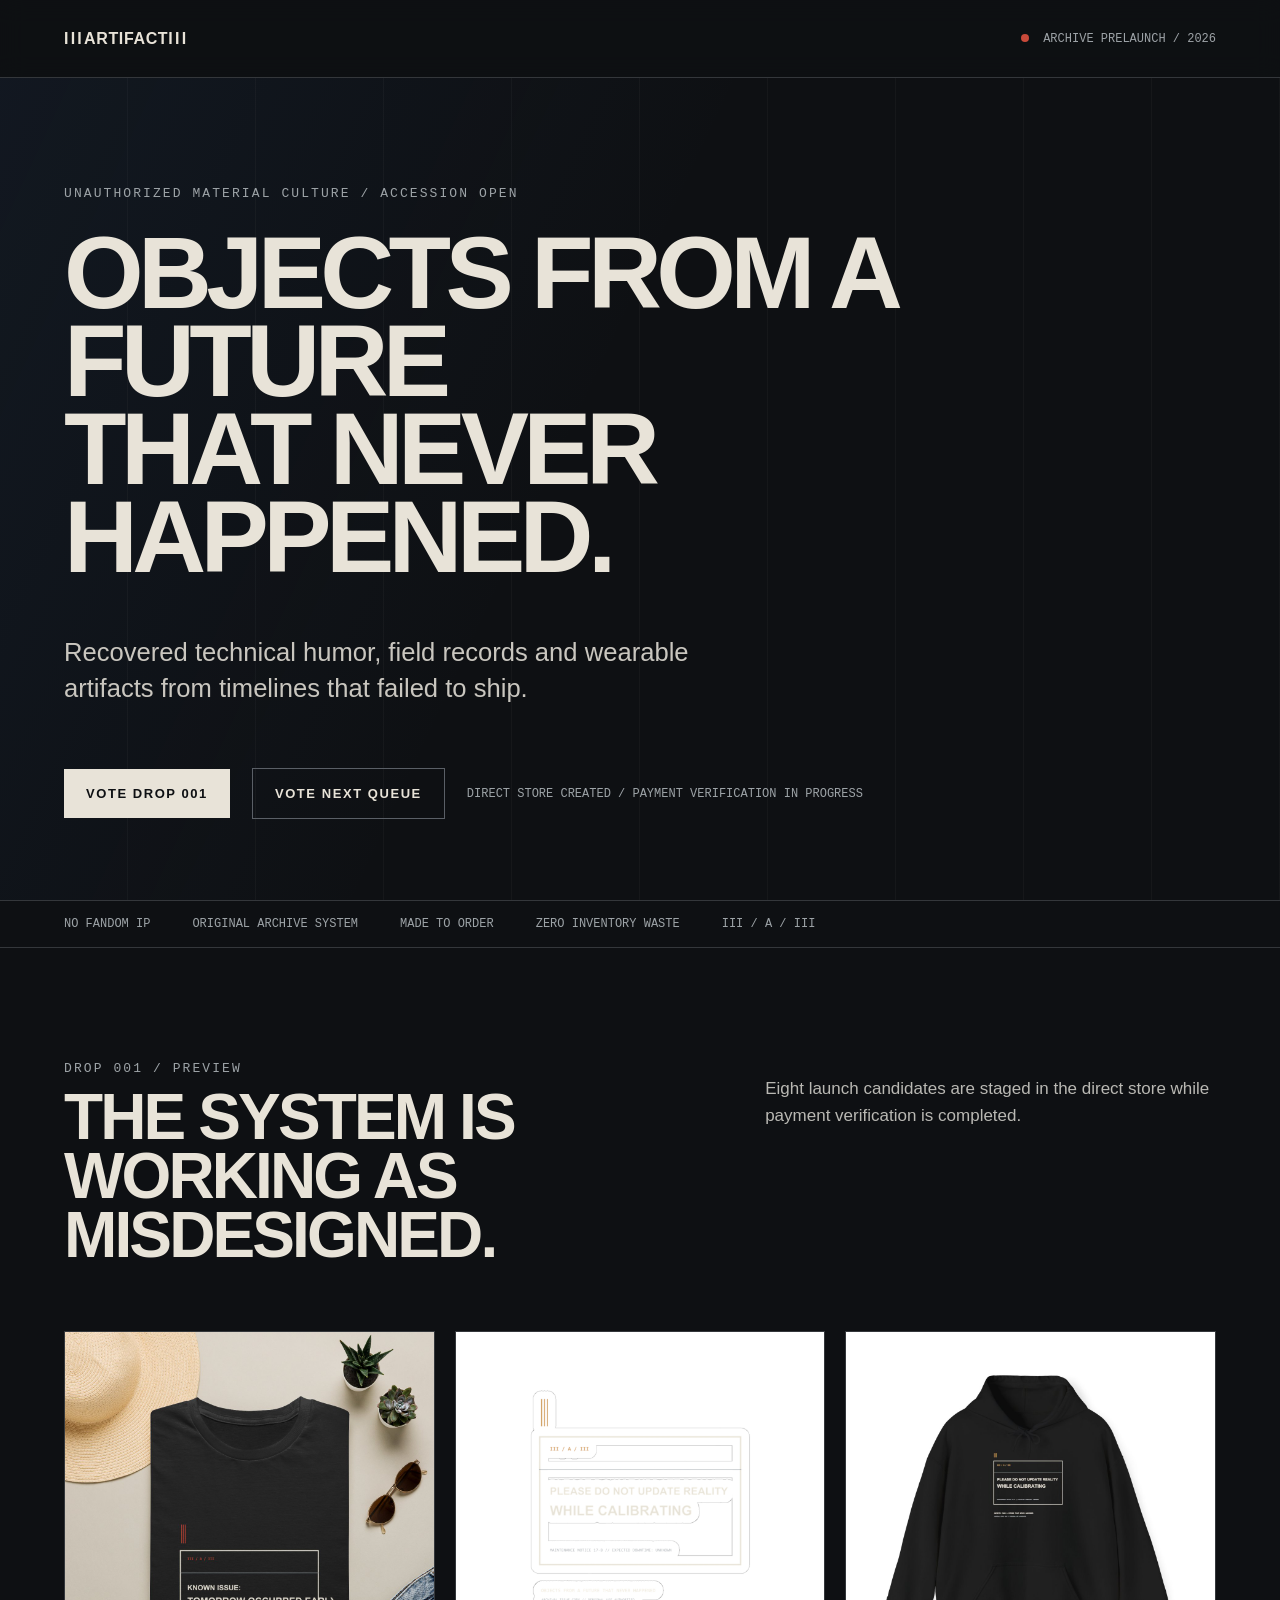
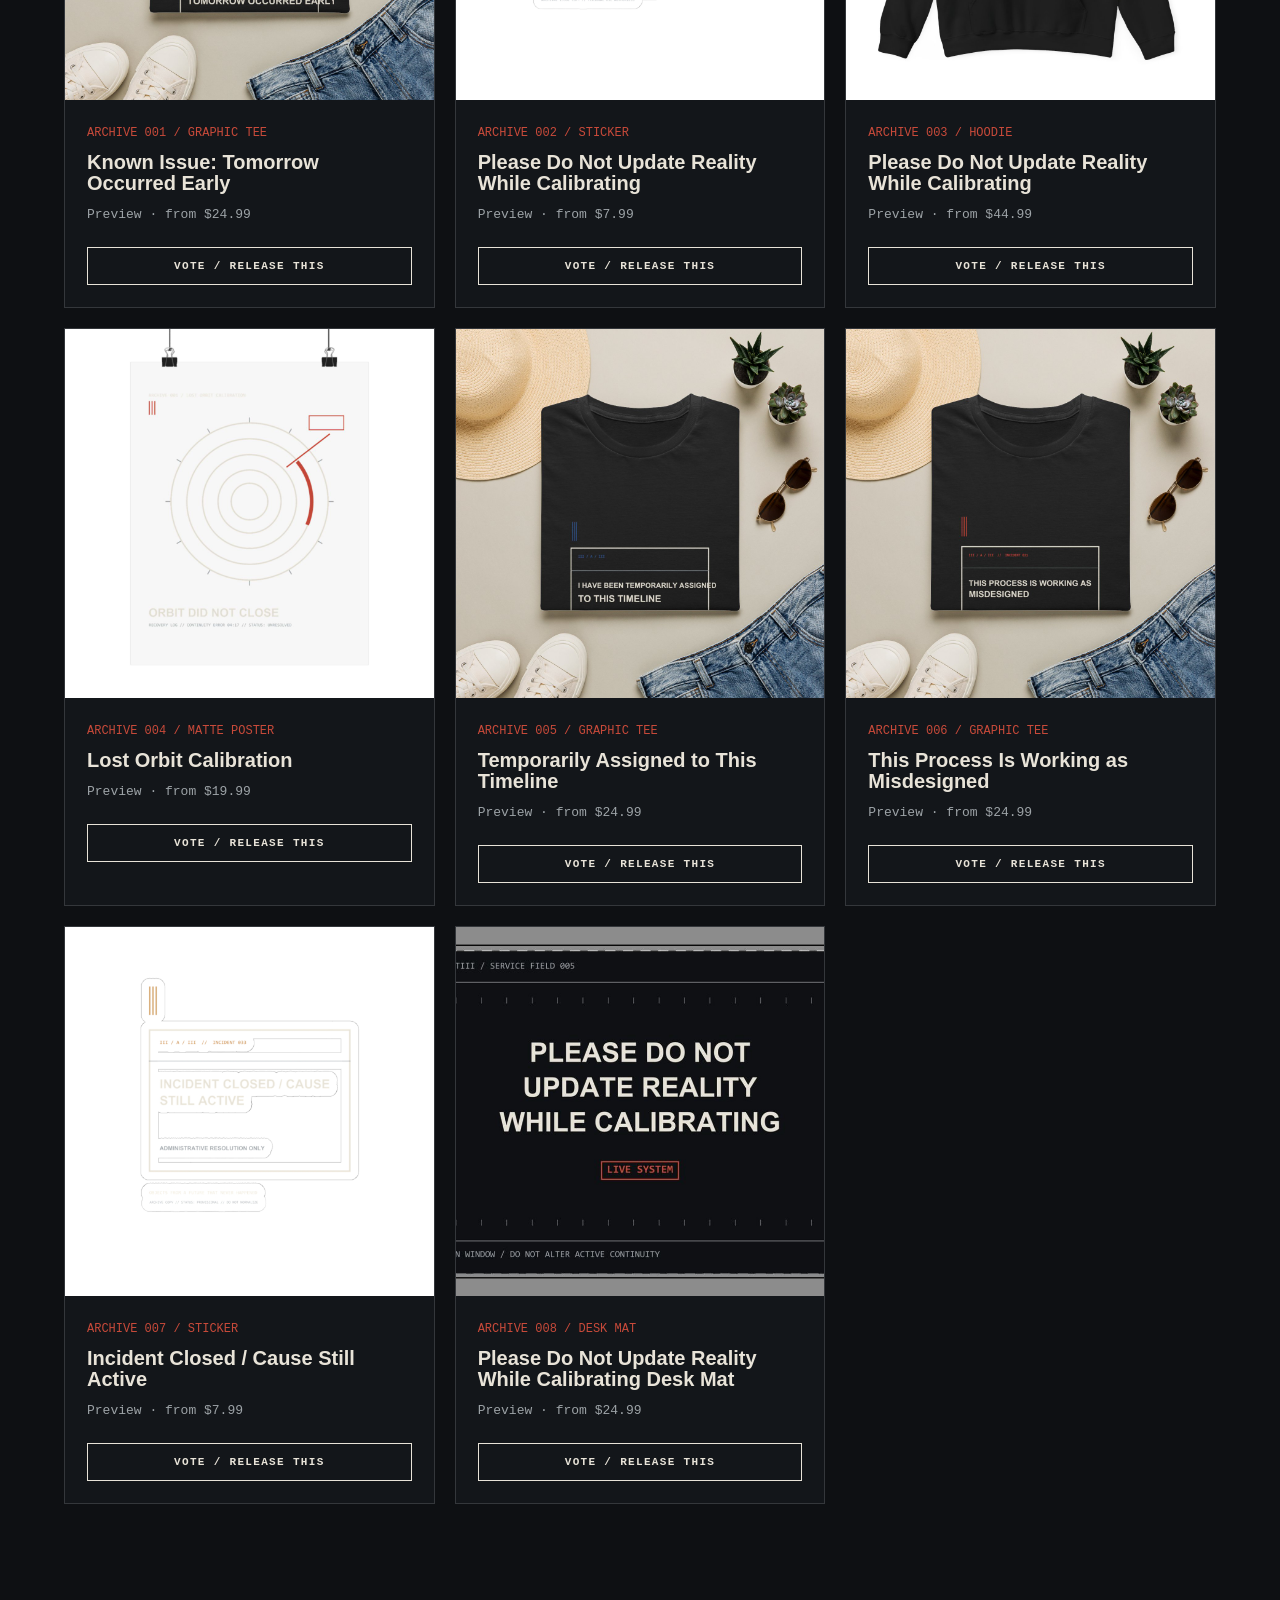
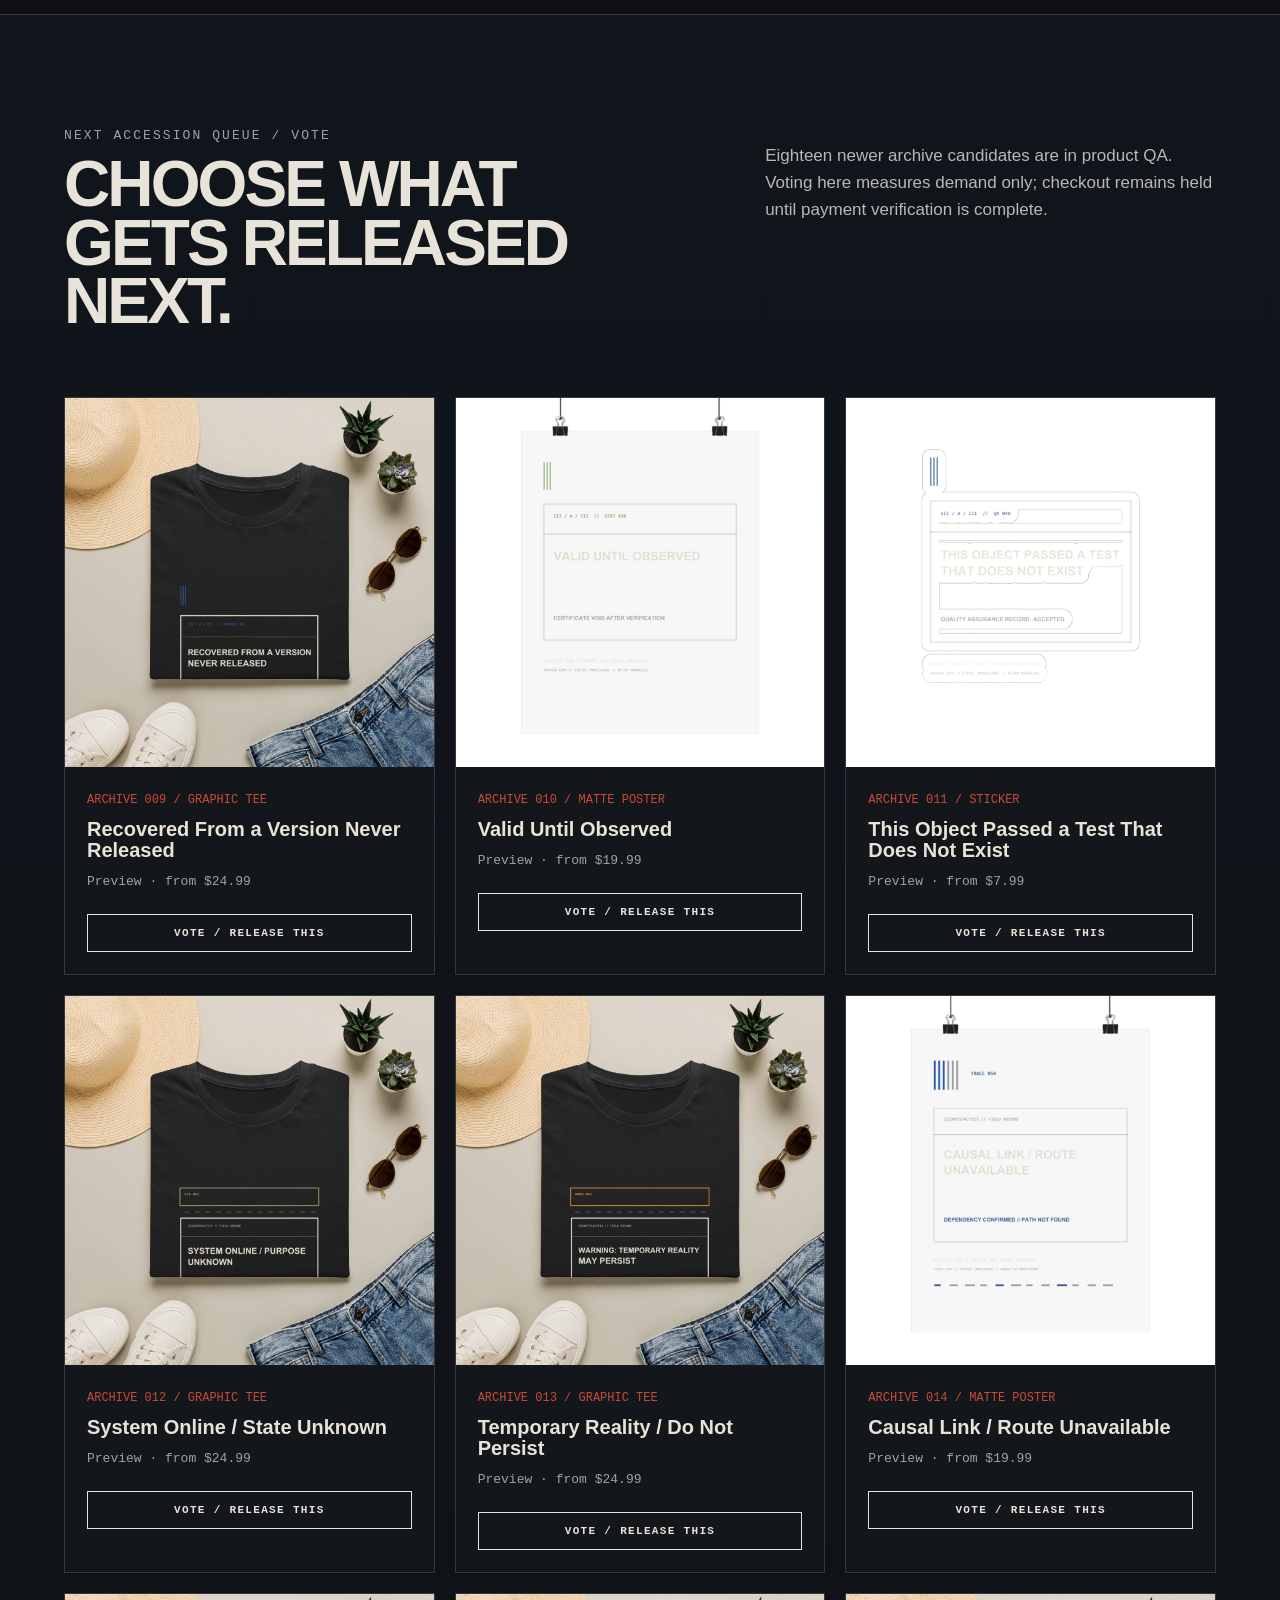
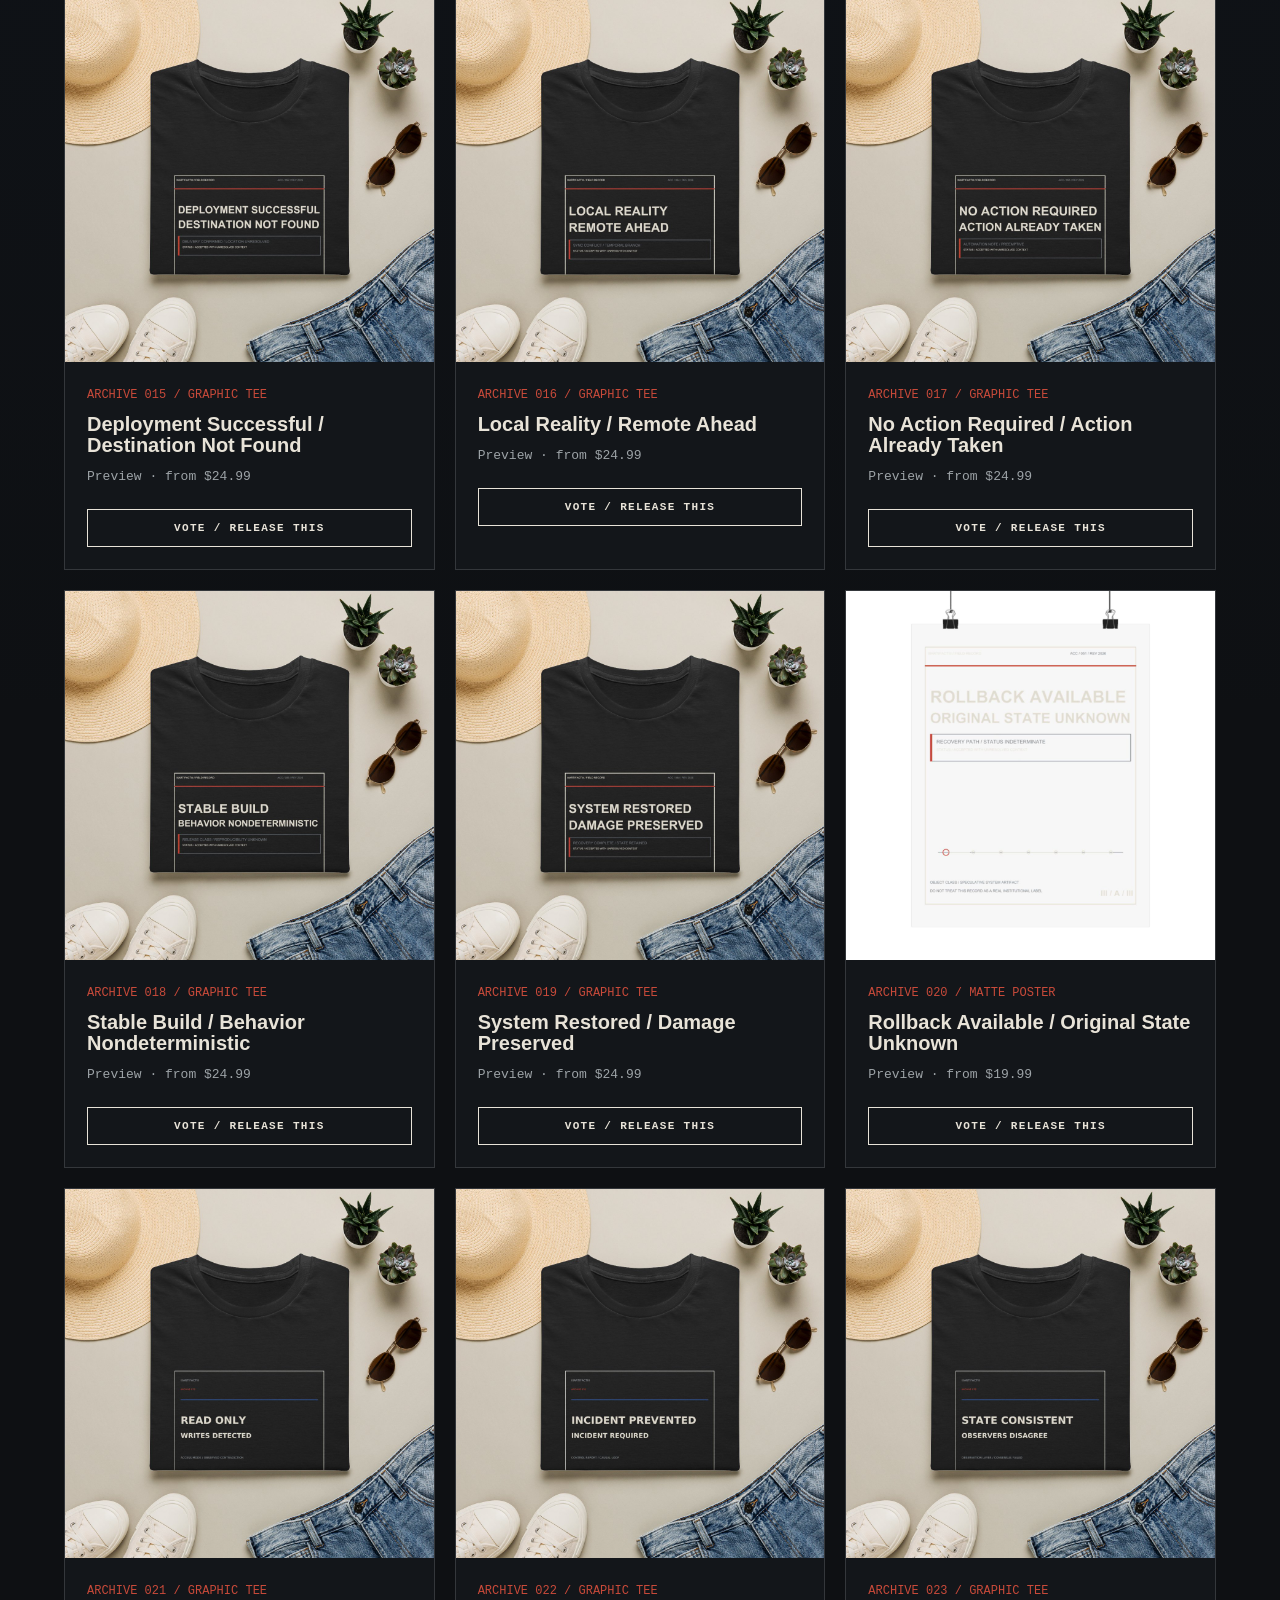
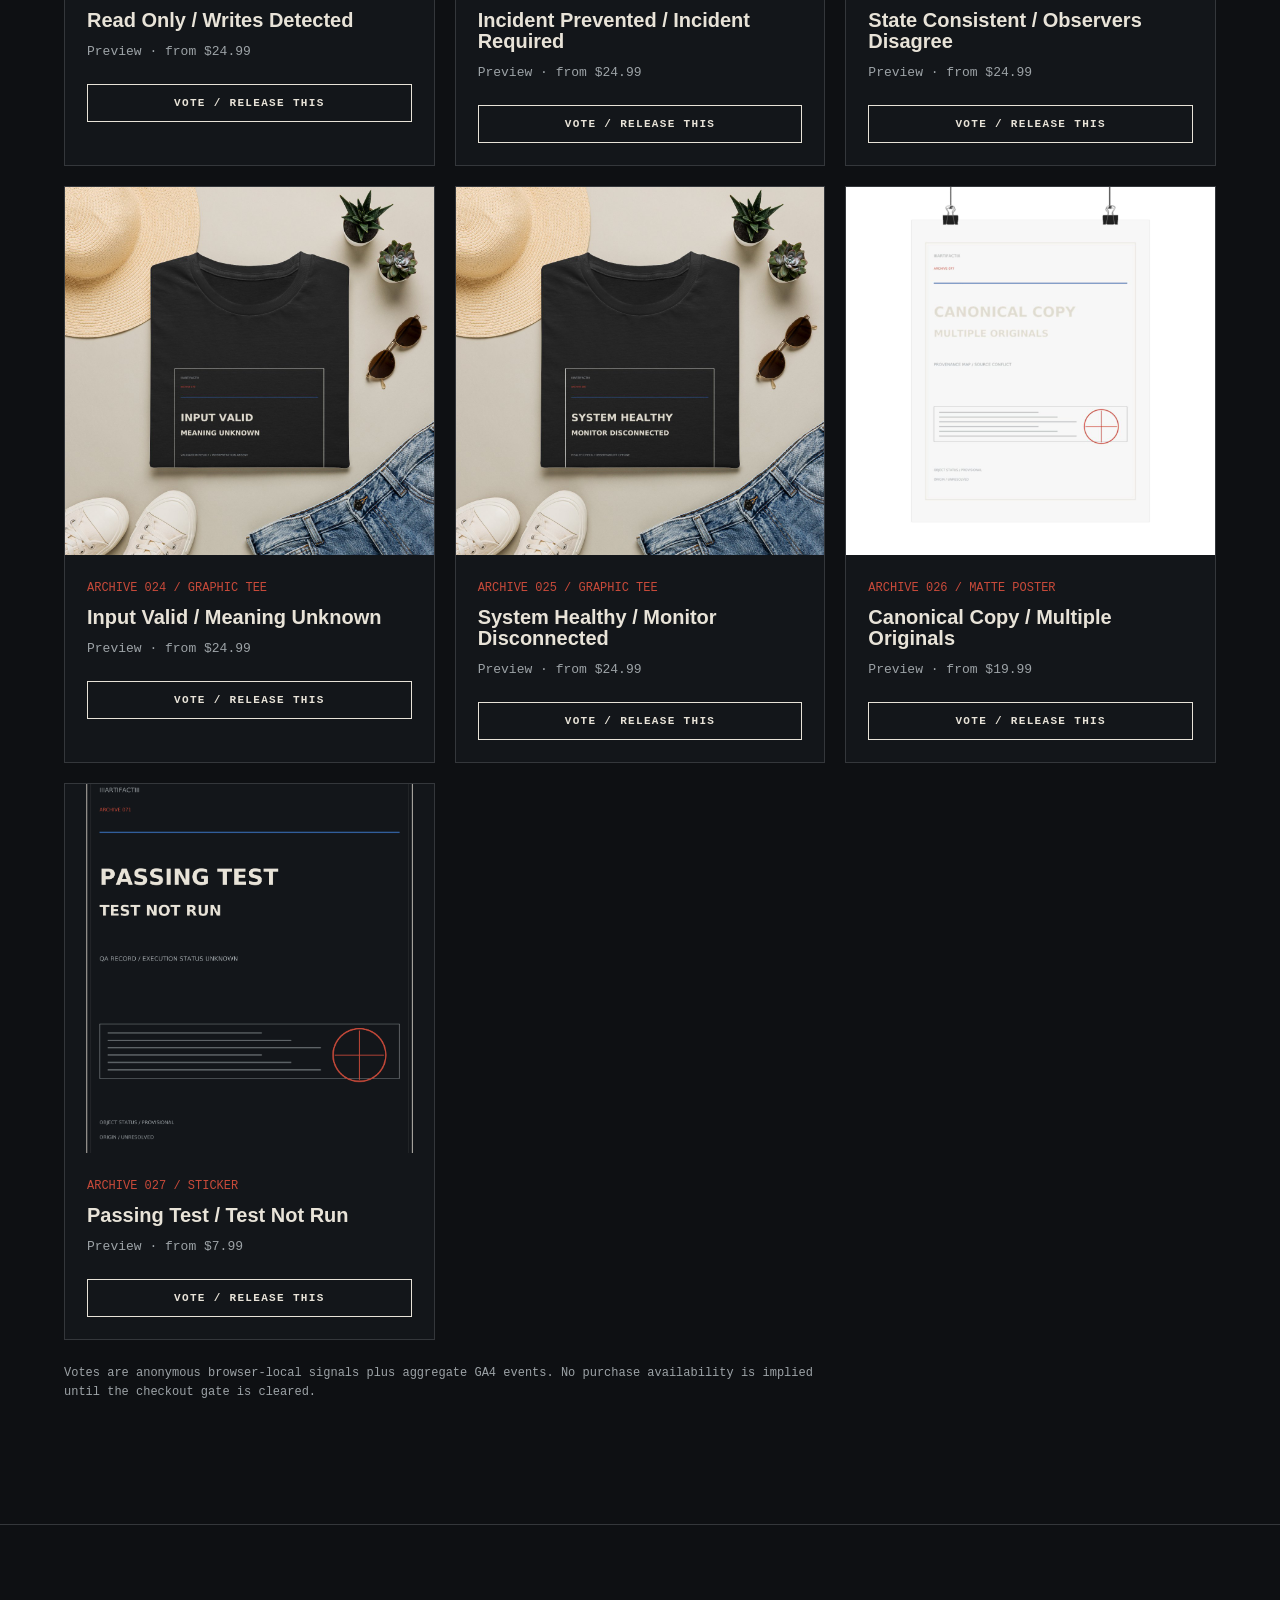
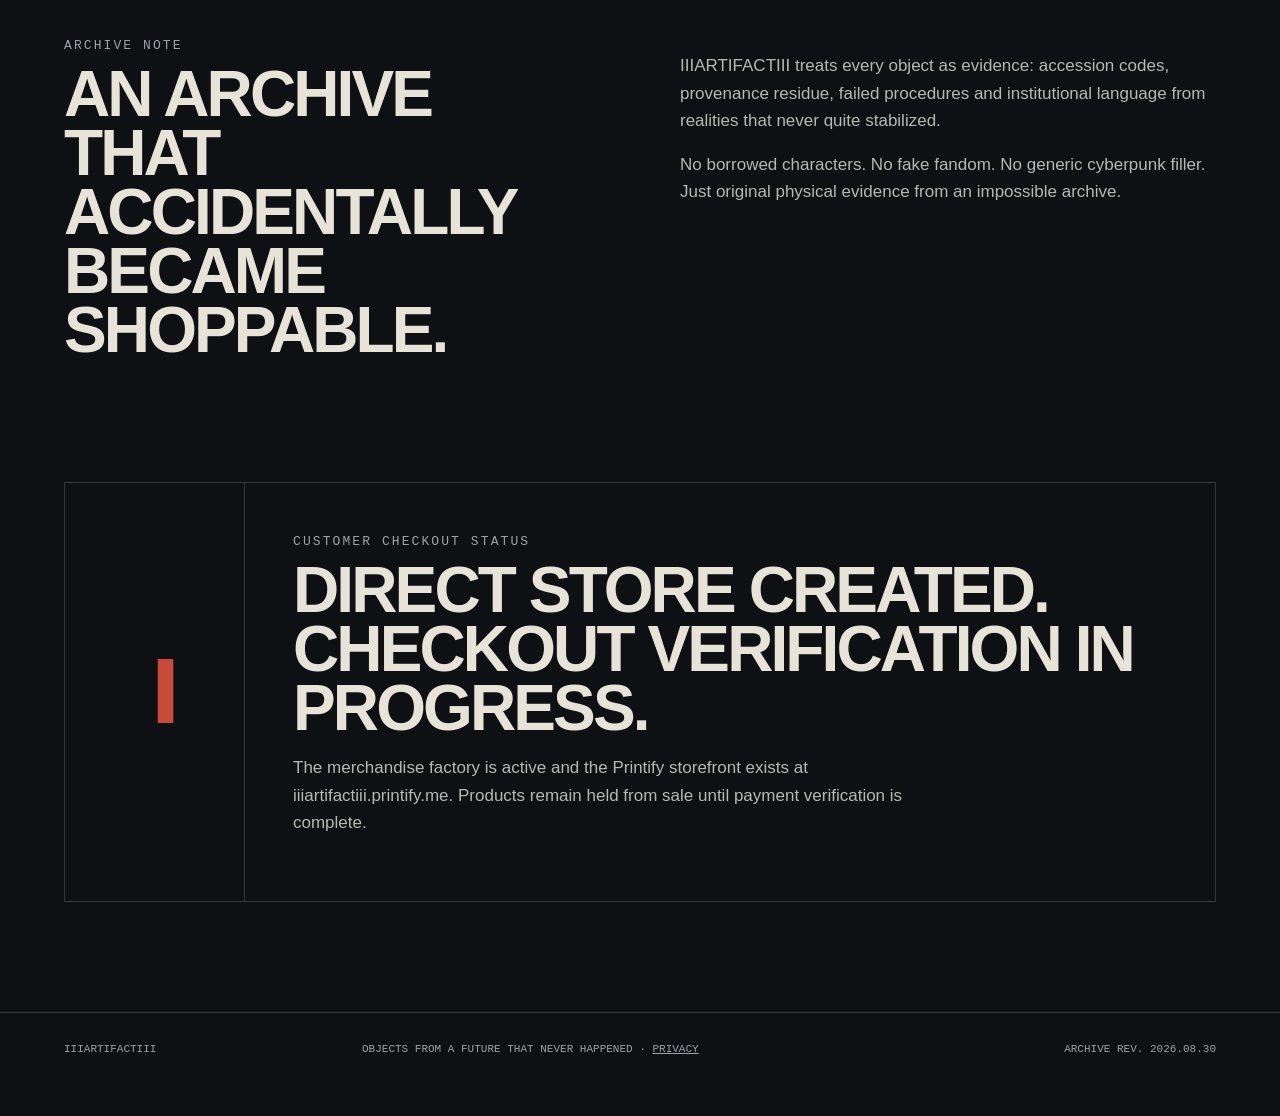
<file: index.html>
<!doctype html><html lang="en"><head><meta charset="utf-8"><meta name="viewport" content="width=device-width,initial-scale=1"><title>IIIARTIFACTIII — Objects From a Future That Never Happened</title><meta name="description" content="Shop-preview original speculative archive graphic tees, stickers, posters, hoodies and desk mats from IIIARTIFACTIII — objects from a future that never happened."><meta name="robots" content="index,follow"><link rel="canonical" href="https://b11-health.github.io/iiiartifactiii/"><meta property="og:type" content="website"><meta property="og:url" content="https://b11-health.github.io/iiiartifactiii/"><meta property="og:title" content="IIIARTIFACTIII — Objects From a Future That Never Happened"><meta property="og:description" content="Original speculative-archive apparel, prints, stickers, hoodies and desk objects from timelines that never happened."><meta property="og:image" content="https://b11-health.github.io/iiiartifactiii/assets/01_feed_card.jpg"><meta property="og:image:alt" content="IIIARTIFACTIII archive preview"><meta name="twitter:card" content="summary_large_image"><meta name="twitter:title" content="IIIARTIFACTIII — Objects From a Future That Never Happened"><meta name="twitter:description" content="Original speculative-archive apparel, prints, stickers, hoodies and desk objects from timelines that never happened."><meta name="twitter:image" content="https://b11-health.github.io/iiiartifactiii/assets/01_feed_card.jpg"><link rel="stylesheet" href="style.css"><script type="application/ld+json">{"@context":"https://schema.org","@type":"Brand","name":"IIIARTIFACTIII","url":"https://b11-health.github.io/iiiartifactiii/","slogan":"Objects From a Future That Never Happened","description":"Original speculative-archive apparel, prints and objects."}</script><script>window['ga-disable-G-Q0MK6SDYDL']=localStorage.getItem('iii_ga_optout')==='1'||navigator.globalPrivacyControl===true||navigator.doNotTrack==='1';</script><script async src="https://www.googletagmanager.com/gtag/js?id=G-Q0MK6SDYDL"></script><script>window.dataLayer=window.dataLayer||[];function gtag(){dataLayer.push(arguments);}gtag('js',new Date());gtag('set','linker',{domains:['iiiartifactiii.printify.me']});gtag('config','G-Q0MK6SDYDL',{send_page_view:true});</script></head><body><header><div class="mark">III<span>ARTIFACT</span>III</div><div class="status"><i></i> ARCHIVE PRELAUNCH / 2026</div></header><main><section class="hero"><div class="eyebrow">UNAUTHORIZED MATERIAL CULTURE / ACCESSION OPEN</div><h1>OBJECTS FROM A FUTURE<br>THAT NEVER HAPPENED.</h1><p>Recovered technical humor, field records and wearable artifacts from timelines that failed to ship.</p><div class="actions"><a href="#drop" class="primary">VOTE DROP 001</a><a href="#queue" class="primary secondary-action">VOTE NEXT QUEUE</a><span class="secondary">DIRECT STORE CREATED / PAYMENT VERIFICATION IN PROGRESS</span></div></section><section class="ticker"><span>NO FANDOM IP</span><span>ORIGINAL ARCHIVE SYSTEM</span><span>MADE TO ORDER</span><span>ZERO INVENTORY WASTE</span><span>III / A / III</span></section><section id="drop" class="drop"><div class="sectionhead"><div><small>DROP 001 / PREVIEW</small><h2>THE SYSTEM IS<br>WORKING AS MISDESIGNED.</h2></div><p>Eight launch candidates are staged in the direct store while payment verification is completed.</p></div><div class="grid"><article><img src="assets/products/01_6a946727b0cd8e5633069a2d.jpg" alt="Known Issue: Tomorrow Occurred Early — Funny Glitch Tee"><div><b>ARCHIVE 001 / GRAPHIC TEE</b><h3>Known Issue: Tomorrow Occurred Early</h3><p>Preview · from $24.99</p><button class="vote" type="button" data-item="Known Issue: Tomorrow Occurred Early" data-archive="ARCHIVE 001">VOTE / RELEASE THIS</button></div></article><article><img src="assets/products/02_6a94675f91504519f70db988.jpg" alt="Please Do Not Update Reality While Calibrating — Tech Sticker"><div><b>ARCHIVE 002 / STICKER</b><h3>Please Do Not Update Reality While Calibrating</h3><p>Preview · from $7.99</p><button class="vote" type="button" data-item="Please Do Not Update Reality While Calibrating" data-archive="ARCHIVE 002">VOTE / RELEASE THIS</button></div></article><article><img src="assets/products/03_6a9467632f60e53bc8008ddf.jpg" alt="Please Do Not Update Reality While Calibrating — Tech Hoodie"><div><b>ARCHIVE 003 / HOODIE</b><h3>Please Do Not Update Reality While Calibrating</h3><p>Preview · from $44.99</p><button class="vote" type="button" data-item="Please Do Not Update Reality While Calibrating" data-archive="ARCHIVE 003">VOTE / RELEASE THIS</button></div></article><article><img src="assets/products/04_6a94676691504519f70db98e.jpg" alt="Lost Orbit Calibration — Future Archive Matte Poster"><div><b>ARCHIVE 004 / MATTE POSTER</b><h3>Lost Orbit Calibration</h3><p>Preview · from $19.99</p><button class="vote" type="button" data-item="Lost Orbit Calibration" data-archive="ARCHIVE 004">VOTE / RELEASE THIS</button></div></article><article><img src="assets/products/05_6a94676a2f60e53bc8008de6.jpg" alt="Temporarily Assigned to This Timeline — Dry Humor Graphic Tee"><div><b>ARCHIVE 005 / GRAPHIC TEE</b><h3>Temporarily Assigned to This Timeline</h3><p>Preview · from $24.99</p><button class="vote" type="button" data-item="Temporarily Assigned to This Timeline" data-archive="ARCHIVE 005">VOTE / RELEASE THIS</button></div></article><article><img src="assets/products/06_6a94676f92613ca4f90fb647.jpg" alt="This Process Is Working as Misdesigned — Tech Humor Graphic Tee"><div><b>ARCHIVE 006 / GRAPHIC TEE</b><h3>This Process Is Working as Misdesigned</h3><p>Preview · from $24.99</p><button class="vote" type="button" data-item="This Process Is Working as Misdesigned" data-archive="ARCHIVE 006">VOTE / RELEASE THIS</button></div></article><article><img src="assets/products/07_6a9467732f60e53bc8008df6.jpg" alt="Incident Closed / Cause Still Active — Tech Humor Sticker"><div><b>ARCHIVE 007 / STICKER</b><h3>Incident Closed / Cause Still Active</h3><p>Preview · from $7.99</p><button class="vote" type="button" data-item="Incident Closed / Cause Still Active" data-archive="ARCHIVE 007">VOTE / RELEASE THIS</button></div></article><article><img src="assets/products/08_6a946776020d92c02e040b31.jpg" alt="Please Do Not Update Reality While Calibrating Desk Mat | Tech Humor Desk Pad"><div><b>ARCHIVE 008 / DESK MAT</b><h3>Please Do Not Update Reality While Calibrating Desk Mat</h3><p>Preview · from $24.99</p><button class="vote" type="button" data-item="Please Do Not Update Reality While Calibrating Desk Mat" data-archive="ARCHIVE 008">VOTE / RELEASE THIS</button></div></article></div></section><section id="queue" class="drop queue"><div class="sectionhead"><div><small>NEXT ACCESSION QUEUE / VOTE</small><h2>CHOOSE WHAT<br>GETS RELEASED NEXT.</h2></div><p>Eighteen newer archive candidates are in product QA. Voting here measures demand only; checkout remains held until payment verification is complete.</p></div><div class="grid"><article><img src="assets/products/009_6a947edeedbb57ccf007d054_mockup.jpg" alt="Recovered From a Version Never Released"><div><b>ARCHIVE 009 / GRAPHIC TEE</b><h3>Recovered From a Version Never Released</h3><p>Preview · from $24.99</p><button class="vote" type="button" data-item="Recovered From a Version Never Released" data-archive="ARCHIVE 009">VOTE / RELEASE THIS</button></div></article><article><img src="assets/products/010_6a947f3423312aa9b00a4362_mockup.jpg" alt="Valid Until Observed"><div><b>ARCHIVE 010 / MATTE POSTER</b><h3>Valid Until Observed</h3><p>Preview · from $19.99</p><button class="vote" type="button" data-item="Valid Until Observed" data-archive="ARCHIVE 010">VOTE / RELEASE THIS</button></div></article><article><img src="assets/products/011_6a947ed068fc2dc4490d26d0_mockup.jpg" alt="This Object Passed a Test That Does Not Exist"><div><b>ARCHIVE 011 / STICKER</b><h3>This Object Passed a Test That Does Not Exist</h3><p>Preview · from $7.99</p><button class="vote" type="button" data-item="This Object Passed a Test That Does Not Exist" data-archive="ARCHIVE 011">VOTE / RELEASE THIS</button></div></article><article><img src="assets/products/012_6a94801823312aa9b00a442d_mockup.jpg" alt="System Online / State Unknown"><div><b>ARCHIVE 012 / GRAPHIC TEE</b><h3>System Online / State Unknown</h3><p>Preview · from $24.99</p><button class="vote" type="button" data-item="System Online / State Unknown" data-archive="ARCHIVE 012">VOTE / RELEASE THIS</button></div></article><article><img src="assets/products/013_6a948026b0cd8e563306b702_mockup.jpg" alt="Temporary Reality / Do Not Persist"><div><b>ARCHIVE 013 / GRAPHIC TEE</b><h3>Temporary Reality / Do Not Persist</h3><p>Preview · from $24.99</p><button class="vote" type="button" data-item="Temporary Reality / Do Not Persist" data-archive="ARCHIVE 013">VOTE / RELEASE THIS</button></div></article><article><img src="assets/products/014_6a94808aedbb57ccf007d1bd_mockup.jpg" alt="Causal Link / Route Unavailable"><div><b>ARCHIVE 014 / MATTE POSTER</b><h3>Causal Link / Route Unavailable</h3><p>Preview · from $19.99</p><button class="vote" type="button" data-item="Causal Link / Route Unavailable" data-archive="ARCHIVE 014">VOTE / RELEASE THIS</button></div></article><article><img src="assets/products/015_6a94e58c8c1b0debdc005227.jpg" alt="Deployment Successful / Destination Not Found"><div><b>ARCHIVE 015 / GRAPHIC TEE</b><h3>Deployment Successful / Destination Not Found</h3><p>Preview · from $24.99</p><button class="vote" type="button" data-item="Deployment Successful / Destination Not Found" data-archive="ARCHIVE 015">VOTE / RELEASE THIS</button></div></article><article><img src="assets/products/016_6a94e5a06d76e96ede0f3a13.jpg" alt="Local Reality / Remote Ahead"><div><b>ARCHIVE 016 / GRAPHIC TEE</b><h3>Local Reality / Remote Ahead</h3><p>Preview · from $24.99</p><button class="vote" type="button" data-item="Local Reality / Remote Ahead" data-archive="ARCHIVE 016">VOTE / RELEASE THIS</button></div></article><article><img src="assets/products/017_6a94e5b6e515a1eb3707f5b6.jpg" alt="No Action Required / Action Already Taken"><div><b>ARCHIVE 017 / GRAPHIC TEE</b><h3>No Action Required / Action Already Taken</h3><p>Preview · from $24.99</p><button class="vote" type="button" data-item="No Action Required / Action Already Taken" data-archive="ARCHIVE 017">VOTE / RELEASE THIS</button></div></article><article><img src="assets/products/018_6a94e5c76d76e96ede0f3a2a.jpg" alt="Stable Build / Behavior Nondeterministic"><div><b>ARCHIVE 018 / GRAPHIC TEE</b><h3>Stable Build / Behavior Nondeterministic</h3><p>Preview · from $24.99</p><button class="vote" type="button" data-item="Stable Build / Behavior Nondeterministic" data-archive="ARCHIVE 018">VOTE / RELEASE THIS</button></div></article><article><img src="assets/products/019_6a94e5d86d76e96ede0f3a4e.jpg" alt="System Restored / Damage Preserved"><div><b>ARCHIVE 019 / GRAPHIC TEE</b><h3>System Restored / Damage Preserved</h3><p>Preview · from $24.99</p><button class="vote" type="button" data-item="System Restored / Damage Preserved" data-archive="ARCHIVE 019">VOTE / RELEASE THIS</button></div></article><article><img src="assets/products/020_6a94e5f18c1b0debdc0052dd.jpg" alt="Rollback Available / Original State Unknown"><div><b>ARCHIVE 020 / MATTE POSTER</b><h3>Rollback Available / Original State Unknown</h3><p>Preview · from $19.99</p><button class="vote" type="button" data-item="Rollback Available / Original State Unknown" data-archive="ARCHIVE 020">VOTE / RELEASE THIS</button></div></article><article><img src="assets/products/021_6a95a6f7d17c027ad604099e.jpg" alt="Read Only / Writes Detected"><div><b>ARCHIVE 021 / GRAPHIC TEE</b><h3>Read Only / Writes Detected</h3><p>Preview · from $24.99</p><button class="vote" type="button" data-item="Read Only / Writes Detected" data-archive="ARCHIVE 021">VOTE / RELEASE THIS</button></div></article><article><img src="assets/products/022_6a95a70778fb79747c08b4af.jpg" alt="Incident Prevented / Incident Required"><div><b>ARCHIVE 022 / GRAPHIC TEE</b><h3>Incident Prevented / Incident Required</h3><p>Preview · from $24.99</p><button class="vote" type="button" data-item="Incident Prevented / Incident Required" data-archive="ARCHIVE 022">VOTE / RELEASE THIS</button></div></article><article><img src="assets/products/023_6a95a7187d1dfd1ee605586a.jpg" alt="State Consistent / Observers Disagree"><div><b>ARCHIVE 023 / GRAPHIC TEE</b><h3>State Consistent / Observers Disagree</h3><p>Preview · from $24.99</p><button class="vote" type="button" data-item="State Consistent / Observers Disagree" data-archive="ARCHIVE 023">VOTE / RELEASE THIS</button></div></article><article><img src="assets/products/024_6a95a72711d83ac40f0479a7.jpg" alt="Input Valid / Meaning Unknown"><div><b>ARCHIVE 024 / GRAPHIC TEE</b><h3>Input Valid / Meaning Unknown</h3><p>Preview · from $24.99</p><button class="vote" type="button" data-item="Input Valid / Meaning Unknown" data-archive="ARCHIVE 024">VOTE / RELEASE THIS</button></div></article><article><img src="assets/products/025_6a95a734d17c027ad60409e4.jpg" alt="System Healthy / Monitor Disconnected"><div><b>ARCHIVE 025 / GRAPHIC TEE</b><h3>System Healthy / Monitor Disconnected</h3><p>Preview · from $24.99</p><button class="vote" type="button" data-item="System Healthy / Monitor Disconnected" data-archive="ARCHIVE 025">VOTE / RELEASE THIS</button></div></article><article><img src="assets/products/026_6a95a7617d1dfd1ee605588b.jpg" alt="Canonical Copy / Multiple Originals"><div><b>ARCHIVE 026 / MATTE POSTER</b><h3>Canonical Copy / Multiple Originals</h3><p>Preview · from $19.99</p><button class="vote" type="button" data-item="Canonical Copy / Multiple Originals" data-archive="ARCHIVE 026">VOTE / RELEASE THIS</button></div></article><article><img src="assets/products/027_6a954ea0b196a1b641081ed5_art.png" alt="Passing Test / Test Not Run"><div><b>ARCHIVE 027 / STICKER</b><h3>Passing Test / Test Not Run</h3><p>Preview · from $7.99</p><button class="vote" type="button" data-item="Passing Test / Test Not Run" data-archive="ARCHIVE 027">VOTE / RELEASE THIS</button></div></article></div><p class="queue-note">Votes are anonymous browser-local signals plus aggregate GA4 events. No purchase availability is implied until the checkout gate is cleared.</p></section><section class="about"><div><small>ARCHIVE NOTE</small><h2>AN ARCHIVE THAT<br>ACCIDENTALLY BECAME SHOPPABLE.</h2></div><div><p>IIIARTIFACTIII treats every object as evidence: accession codes, provenance residue, failed procedures and institutional language from realities that never quite stabilized.</p><p>No borrowed characters. No fake fandom. No generic cyberpunk filler. Just original physical evidence from an impossible archive.</p></div></section><section class="gate"><div class="rails">III</div><div><small>CUSTOMER CHECKOUT STATUS</small><h2>DIRECT STORE CREATED. CHECKOUT VERIFICATION IN PROGRESS.</h2><p>The merchandise factory is active and the Printify storefront exists at iiiartifactiii.printify.me. Products remain held from sale until payment verification is complete.</p></div></section></main><footer><div>IIIARTIFACTIII</div><div>OBJECTS FROM A FUTURE THAT NEVER HAPPENED · <a href="privacy.html" style="color:inherit">PRIVACY</a></div><div>ARCHIVE REV. 2026.08.30</div></footer><script>(function(){document.querySelectorAll('.hero .primary').forEach(function(link){link.addEventListener('click',function(){if(typeof gtag==='function')gtag('event','hero_cta_click',{cta_text:(link.textContent||'').trim(),cta_target:(link.getAttribute('href')||'').slice(1)||'unknown'});});});document.querySelectorAll('.vote').forEach(function(btn){var key='iii_vote_'+btn.dataset.archive.replace(/\s+/g,'_');if(localStorage.getItem(key)){btn.textContent='VOTE RECORDED';btn.disabled=true;}btn.addEventListener('click',function(){if(btn.disabled)return;localStorage.setItem(key,'1');if(typeof gtag==='function'){var section=(btn.closest('section')||{}).id||'unknown';var article=btn.closest('article');var label=(article&&article.querySelector('b')?article.querySelector('b').textContent:'');var productType=(label.split('/').slice(1).join('/').trim()||'unknown').toLowerCase();gtag('event','vote_artifact',{artifact_id:btn.dataset.archive,artifact_name:btn.dataset.item,item_name:btn.dataset.item,vote_surface:section,product_type:productType,engagement_time_msec:100});}btn.textContent='VOTE RECORDED';btn.disabled=true;});});})();</script></body></html>
</file>
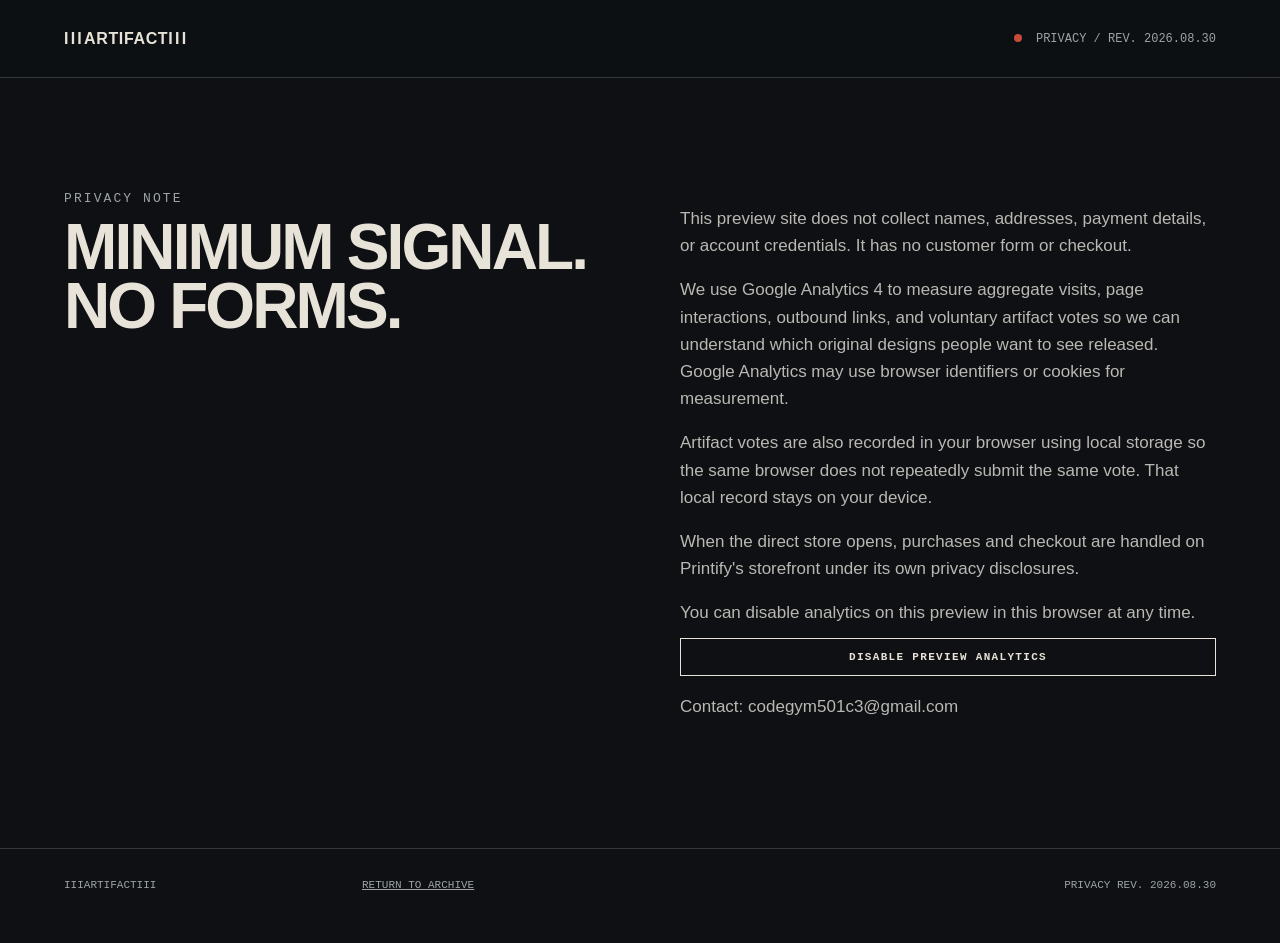
<file: privacy.html>
<!doctype html><html lang="en"><head><meta charset="utf-8"><meta name="viewport" content="width=device-width,initial-scale=1"><title>Privacy — IIIARTIFACTIII</title><meta name="robots" content="index,follow"><link rel="canonical" href="https://b11-health.github.io/iiiartifactiii/privacy.html"><link rel="stylesheet" href="style.css"></head><body><header><a class="mark" href="./" style="text-decoration:none;color:inherit">III<span>ARTIFACT</span>III</a><div class="status"><i></i> PRIVACY / REV. 2026.08.30</div></header><main><section class="about" style="border-top:0"><div><small>PRIVACY NOTE</small><h2>MINIMUM SIGNAL.<br>NO FORMS.</h2></div><div><p>This preview site does not collect names, addresses, payment details, or account credentials. It has no customer form or checkout.</p><p>We use Google Analytics 4 to measure aggregate visits, page interactions, outbound links, and voluntary artifact votes so we can understand which original designs people want to see released. Google Analytics may use browser identifiers or cookies for measurement.</p><p>Artifact votes are also recorded in your browser using local storage so the same browser does not repeatedly submit the same vote. That local record stays on your device.</p><p>When the direct store opens, purchases and checkout are handled on Printify's storefront under its own privacy disclosures.</p><p>You can disable analytics on this preview in this browser at any time. <button id="optout" class="vote" type="button">DISABLE PREVIEW ANALYTICS</button></p><p>Contact: codegym501c3@gmail.com</p></div></section></main><footer><div>IIIARTIFACTIII</div><div><a href="./" style="color:inherit">RETURN TO ARCHIVE</a></div><div>PRIVACY REV. 2026.08.30</div></footer><script>(function(){var b=document.getElementById('optout');function sync(){var off=localStorage.getItem('iii_ga_optout')==='1';window['ga-disable-G-Q0MK6SDYDL']=off;b.textContent=off?'ANALYTICS DISABLED / ENABLE':'DISABLE PREVIEW ANALYTICS';}b.addEventListener('click',function(){var off=localStorage.getItem('iii_ga_optout')==='1';localStorage.setItem('iii_ga_optout',off?'0':'1');sync();});sync();})();</script></body></html>
</file>
<file: style.css>
:root{--bg:#0e1013;--bone:#e8e3d8;--grey:#9da3a7;--red:#c84a3a;--blue:#315e9b}*{box-sizing:border-box}html{scroll-behavior:smooth}body{margin:0;background:var(--bg);color:var(--bone);font-family:Arial,Helvetica,sans-serif}header{height:78px;padding:0 5vw;border-bottom:1px solid #34373b;display:flex;align-items:center;justify-content:space-between;position:sticky;top:0;background:rgba(14,16,19,.94);backdrop-filter:blur(12px);z-index:5}.mark{font-weight:900;letter-spacing:.14em}.mark span{letter-spacing:.04em}.status{font:12px Consolas,monospace;color:var(--grey)}.status i{display:inline-block;width:8px;height:8px;background:var(--red);border-radius:50%;margin-right:7px}.hero{min-height:78vh;padding:12vh 5vw 9vh;display:flex;flex-direction:column;justify-content:center;background:linear-gradient(115deg,rgba(49,94,155,.10),transparent 45%),repeating-linear-gradient(90deg,transparent 0,transparent calc(10% - 1px),rgba(232,227,216,.035) calc(10% - 1px),rgba(232,227,216,.035) 10%)}.eyebrow,small{font:13px Consolas,monospace;letter-spacing:.16em;color:var(--grey)}h1{font-size:clamp(48px,8vw,126px);line-height:.86;letter-spacing:-.055em;margin:28px 0;max-width:1250px}.hero p{font-size:clamp(18px,2vw,28px);max-width:720px;line-height:1.4;color:#c9c6bf}.actions{display:flex;gap:22px;align-items:center;margin-top:36px;flex-wrap:wrap}.primary{display:inline-block;background:var(--bone);color:var(--bg);padding:17px 22px;text-decoration:none;font-weight:900;font-size:13px;letter-spacing:.12em}.secondary{font:12px Consolas,monospace;color:var(--grey)}.ticker{border-top:1px solid #34373b;border-bottom:1px solid #34373b;padding:16px 5vw;display:flex;gap:42px;overflow:hidden;white-space:nowrap;font:12px Consolas,monospace;color:var(--grey)}.drop{padding:110px 5vw}.sectionhead{display:grid;grid-template-columns:1.4fr 1fr;gap:70px;margin-bottom:54px}.sectionhead h2,.about h2,.gate h2{font-size:clamp(36px,5vw,72px);line-height:.92;letter-spacing:-.045em;margin:12px 0}.sectionhead p,.about p,.gate p{color:#b9b8b3;font-size:17px;line-height:1.6;max-width:620px}.grid{display:grid;grid-template-columns:repeat(3,1fr);gap:20px}.grid article{border:1px solid #34373b;background:#13161a}.grid img{width:100%;display:block;aspect-ratio:1/1;object-fit:cover}.grid article div{padding:22px}.grid b{font:12px Consolas,monospace;color:var(--red)}.grid h3{font-size:20px;line-height:1.05;margin:12px 0}.grid p{font:13px Consolas,monospace;color:var(--grey)}.about{padding:110px 5vw;border-top:1px solid #34373b;display:grid;grid-template-columns:1fr 1fr;gap:80px}.gate{margin:0 5vw 110px;border:1px solid #34373b;display:grid;grid-template-columns:180px 1fr}.gate>div{padding:48px}.rails{font-size:92px;letter-spacing:-.24em;color:var(--red);border-right:1px solid #34373b;display:flex;align-items:center;justify-content:center}footer{border-top:1px solid #34373b;padding:30px 5vw 50px;display:grid;grid-template-columns:1fr 2fr 1fr;gap:20px;font:11px Consolas,monospace;color:var(--grey)}footer div:last-child{text-align:right}@media(max-width:800px){header{padding:0 20px}.status{display:none}.hero,.drop,.about{padding-left:20px;padding-right:20px}.sectionhead,.about{grid-template-columns:1fr;gap:18px}.grid{grid-template-columns:1fr}.gate{margin:0 20px 70px;grid-template-columns:1fr}.gate .rails{border-right:0;border-bottom:1px solid #34373b}.gate>div{padding:30px}footer{padding:28px 20px;grid-template-columns:1fr}footer div:last-child{text-align:left}}.vote{margin-top:12px;width:100%;border:1px solid #e8e3d8;background:transparent;color:#e8e3d8;padding:12px 14px;font:700 11px Consolas,monospace;letter-spacing:.12em;cursor:pointer}.vote:hover{background:#e8e3d8;color:#0e1013}.vote:disabled{border-color:#5e6265;color:#9da3a7;cursor:default;background:transparent}.queue{border-top:1px solid #34373b;background:linear-gradient(180deg,rgba(49,94,155,.07),transparent 50%)}.queue-note{max-width:760px;color:var(--grey);font:12px Consolas,monospace;line-height:1.6;margin-top:24px}.secondary-action{background:transparent;color:var(--bone);border:1px solid #5a5f66}.secondary-action:hover{background:var(--bone);color:var(--bg)}
</file>
